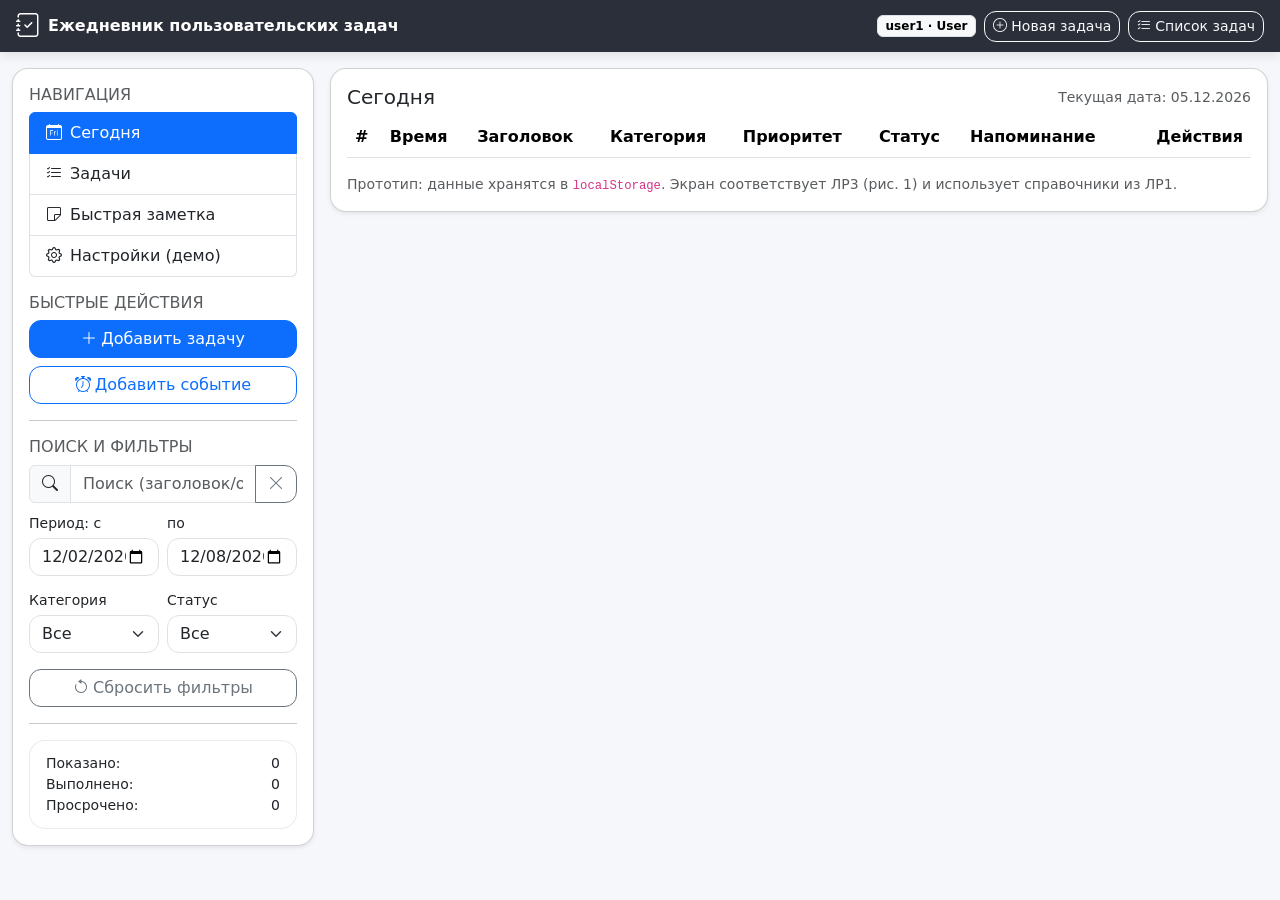
<file: index.html>
<!DOCTYPE html>
<html lang="ru">
<head>
  <meta charset="UTF-8" />
  <meta name="viewport" content="width=device-width, initial-scale=1.0" />
  <link href="https://cdn.jsdelivr.net/npm/bootstrap@5.3.3/dist/css/bootstrap.min.css" rel="stylesheet"/>
  <link href="https://cdn.jsdelivr.net/npm/bootstrap-icons@1.11.3/font/bootstrap-icons.css" rel="stylesheet"/>
  <link rel="stylesheet" href="src/style.css" />
  <title>Ежедневник — Сегодня</title>
</head>
<body>
  <header class="app-header py-2 px-3 d-flex align-items-center justify-content-between">
    <div class="d-flex align-items-center gap-2">
      <i class="bi bi-journal-check fs-4"></i>
      <span class="fw-semibold">Ежедневник пользовательских задач</span>
    </div>
    <div class="d-flex align-items-center gap-2">
      <span class="badge text-bg-light border" id="whoami"></span>
      <a class="btn btn-sm btn-outline-light" href="task.html"><i class="bi bi-plus-circle me-1"></i>Новая задача</a>
      <a class="btn btn-sm btn-outline-light" href="tasks.html"><i class="bi bi-list-check me-1"></i>Список задач</a>
    </div>
  </header>

  <main class="container-fluid my-3">
    <div class="row g-3">
      <aside class="col-12 col-xl-3">
        <div class="card shadow-sm">
          <div class="card-body">
            <h6 class="text-uppercase text-muted mb-2">Навигация</h6>
            <div class="list-group mb-3">
              <a class="list-group-item list-group-item-action active" href="today.html"><i class="bi bi-calendar-day me-2"></i>Сегодня</a>
              <a class="list-group-item list-group-item-action" href="tasks.html"><i class="bi bi-list-check me-2"></i>Задачи</a>
              <button class="list-group-item list-group-item-action" id="btnNotes"><i class="bi bi-sticky me-2"></i>Быстрая заметка</button>
              <button class="list-group-item list-group-item-action" id="btnSettings"><i class="bi bi-gear me-2"></i>Настройки (демо)</button>
            </div>

            <h6 class="text-uppercase text-muted mb-2">Быстрые действия</h6>
            <div class="d-grid gap-2">
              <a class="btn btn-primary" href="task.html"><i class="bi bi-plus-lg me-1"></i>Добавить задачу</a>
              <a class="btn btn-outline-primary" href="task.html?kind=event"><i class="bi bi-alarm me-1"></i>Добавить событие</a>
            </div>

            <hr/>

            <h6 class="text-uppercase text-muted mb-2">Поиск и фильтры</h6>

            <div class="input-group mb-2">
              <span class="input-group-text"><i class="bi bi-search"></i></span>
              <input class="form-control" id="q" placeholder="Поиск (заголовок/описание)" />
              <button class="btn btn-outline-secondary" id="btnResetQ" title="Сброс"><i class="bi bi-x-lg"></i></button>
            </div>

            <div class="row g-2">
              <div class="col-6">
                <label class="form-label small mb-1">Период: с</label>
                <input class="form-control" type="date" id="dFrom">
              </div>
              <div class="col-6">
                <label class="form-label small mb-1">по</label>
                <input class="form-control" type="date" id="dTo">
              </div>
            </div>

            <div class="row g-2 mt-1">
              <div class="col-6">
                <label class="form-label small mb-1">Категория</label>
                <select class="form-select" id="fltCat"><option value="">Все</option></select>
              </div>
              <div class="col-6">
                <label class="form-label small mb-1">Статус</label>
                <select class="form-select" id="fltStatus"><option value="">Все</option></select>
              </div>
            </div>

            <div class="d-grid mt-3">
              <button class="btn btn-outline-secondary" id="btnResetFilters">
                <i class="bi bi-arrow-counterclockwise me-1"></i>Сбросить фильтры
              </button>
            </div>

            <hr/>
            <div class="kpi small">
              <div class="d-flex justify-content-between"><span>Показано:</span><span id="kpiCount">0</span></div>
              <div class="d-flex justify-content-between"><span>Выполнено:</span><span id="kpiDone">0</span></div>
              <div class="d-flex justify-content-between"><span>Просрочено:</span><span id="kpiOverdue">0</span></div>
            </div>
          </div>
        </div>
      </aside>

      <section class="col-12 col-xl-9">
        <div class="card shadow-sm">
          <div class="card-body">
            <div class="d-flex flex-wrap justify-content-between align-items-center gap-2 mb-2">
              <h5 class="mb-0">Сегодня</h5>
              <div class="small text-muted" id="todayLabel"></div>
            </div>

            <div class="table-responsive">
              <table class="table table-hover align-middle">
                <thead>
                  <tr>
                    <th>#</th>
                    <th>Время</th>
                    <th>Заголовок</th>
                    <th>Категория</th>
                    <th>Приоритет</th>
                    <th>Статус</th>
                    <th>Напоминание</th>
                    <th class="text-end">Действия</th>
                  </tr>
                </thead>
                <tbody id="tbl"></tbody>
              </table>
            </div>

            <div class="small text-muted" id="hint">
              Прототип: данные хранятся в <code>localStorage</code>. Экран соответствует ЛР3 (рис. 1) и использует справочники из ЛР1.
            </div>
          </div>
        </div>
      </section>
    </div>
  </main>

  <!-- Quick note modal -->
  <div class="modal fade" id="noteModal" tabindex="-1" aria-hidden="true">
    <div class="modal-dialog">
      <div class="modal-content">
        <div class="modal-header">
          <h5 class="modal-title">Быстрая заметка</h5>
          <button type="button" class="btn-close" data-bs-dismiss="modal" aria-label="Close"></button>
        </div>
        <div class="modal-body">
          <textarea class="form-control" id="noteText" rows="6" placeholder="Текст заметки..."></textarea>
          <div class="form-text">Сохраняется локально (демо).</div>
        </div>
        <div class="modal-footer">
          <button class="btn btn-outline-secondary" data-bs-dismiss="modal">Закрыть</button>
          <button class="btn btn-primary" id="btnSaveNote"><i class="bi bi-check2 me-1"></i>Сохранить</button>
        </div>
      </div>
    </div>
  </div>

  <!-- Settings modal -->
  <div class="modal fade" id="settingsModal" tabindex="-1" aria-hidden="true">
    <div class="modal-dialog">
      <div class="modal-content">
        <div class="modal-header">
          <h5 class="modal-title">Настройки (демо)</h5>
          <button type="button" class="btn-close" data-bs-dismiss="modal" aria-label="Close"></button>
        </div>
        <div class="modal-body">
          <label class="form-label">Пользователь (для демонстрации)</label>
          <select class="form-select" id="userSelect"></select>
          <div class="form-text">Меняет отображаемый логин в шапке. Авторизация в ЛР4 не требуется.</div>
        </div>
        <div class="modal-footer">
          <button class="btn btn-outline-secondary" data-bs-dismiss="modal">Отмена</button>
          <button class="btn btn-primary" id="btnApplyUser"><i class="bi bi-check2 me-1"></i>Применить</button>
        </div>
      </div>
    </div>
  </div>

  <script src="https://cdn.jsdelivr.net/npm/bootstrap@5.3.3/dist/js/bootstrap.bundle.min.js"></script>
  <script src="src/common.js"></script>
  <script src="src/today.js"></script>
</body>
</html>
</file>
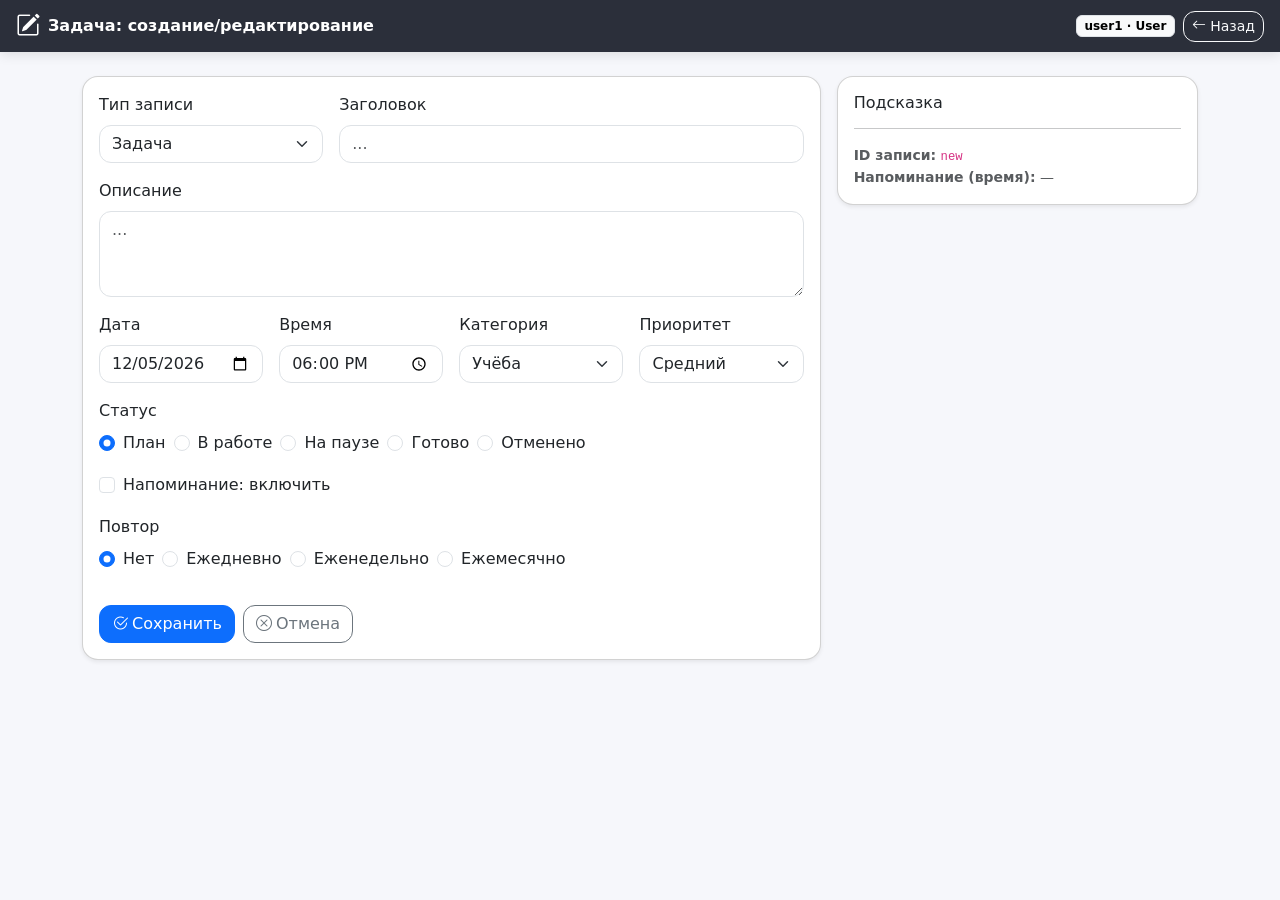
<file: task.html>
<!DOCTYPE html>
<html lang="ru">
<head>
  <meta charset="UTF-8" />
  <meta name="viewport" content="width=device-width, initial-scale=1.0" />
  <link href="https://cdn.jsdelivr.net/npm/bootstrap@5.3.3/dist/css/bootstrap.min.css" rel="stylesheet"/>
  <link href="https://cdn.jsdelivr.net/npm/bootstrap-icons@1.11.3/font/bootstrap-icons.css" rel="stylesheet"/>
  <link rel="stylesheet" href="src/style.css" />
  <title>Ежедневник — Задача</title>
</head>
<body>
  <header class="app-header py-2 px-3 d-flex align-items-center justify-content-between">
    <div class="d-flex align-items-center gap-2">
      <i class="bi bi-pencil-square fs-4"></i>
      <span class="fw-semibold" id="hdrTitle">Задача: создание/редактирование</span>
    </div>
    <div class="d-flex align-items-center gap-2">
      <span class="badge text-bg-light border" id="whoami"></span>
      <a class="btn btn-sm btn-outline-light" href="tasks.html"><i class="bi bi-arrow-left me-1"></i>Назад</a>
    </div>
  </header>

  <main class="container my-4">
    <div class="row g-3">
      <div class="col-12 col-lg-8">
        <div class="card shadow-sm">
          <div class="card-body">
            <form id="form" class="row g-3">
              <div class="col-12 col-md-4">
                <label class="form-label">Тип записи</label>
                <select class="form-select" id="kind">
                  <option value="task">Задача</option>
                  <option value="event">Событие</option>
                </select>
              </div>

              <div class="col-12 col-md-8">
                <label class="form-label">Заголовок</label>
                <input class="form-control" id="title" placeholder="..." />
                <div class="invalid-feedback">Укажите заголовок (минимум 2 символа).</div>
              </div>

              <div class="col-12">
                <label class="form-label">Описание</label>
                <textarea class="form-control" id="desc" rows="3" placeholder="..."></textarea>
              </div>

              <div class="col-12 col-md-3">
                <label class="form-label">Дата</label>
                <input class="form-control" type="date" id="date" />
                <div class="invalid-feedback">Выберите дату.</div>
              </div>

              <div class="col-12 col-md-3">
                <label class="form-label">Время</label>
                <input class="form-control" type="time" id="time" />
              </div>

              <div class="col-12 col-md-3">
                <label class="form-label">Категория</label>
                <select class="form-select" id="category"></select>
              </div>

              <div class="col-12 col-md-3">
                <label class="form-label">Приоритет</label>
                <select class="form-select" id="priority"></select>
              </div>

              <div class="col-12">
                <label class="form-label">Статус</label>
                <div class="d-flex flex-wrap gap-2" id="statusRadios"></div>
              </div>

              <div class="col-12">
                <div class="form-check">
                  <input class="form-check-input" type="checkbox" id="remOn">
                  <label class="form-check-label" for="remOn">Напоминание: включить</label>
                </div>
              </div>

              <div class="col-12 col-md-4" id="remMinutesWrap">
                <label class="form-label">За (мин.)</label>
                <input class="form-control" type="number" min="1" max="1440" step="1" id="remMinutes" value="15" />
              </div>

              <div class="col-12">
                <label class="form-label">Повтор</label>
                <div class="d-flex flex-wrap gap-2">
                  <div class="form-check">
                    <input class="form-check-input" type="radio" name="repeat" id="repNone" value="none" checked>
                    <label class="form-check-label" for="repNone">Нет</label>
                  </div>
                  <div class="form-check">
                    <input class="form-check-input" type="radio" name="repeat" id="repDay" value="daily">
                    <label class="form-check-label" for="repDay">Ежедневно</label>
                  </div>
                  <div class="form-check">
                    <input class="form-check-input" type="radio" name="repeat" id="repWeek" value="weekly">
                    <label class="form-check-label" for="repWeek">Еженедельно</label>
                  </div>
                  <div class="form-check">
                    <input class="form-check-input" type="radio" name="repeat" id="repMonth" value="monthly">
                    <label class="form-check-label" for="repMonth">Ежемесячно</label>
                  </div>
                </div>
              </div>

              <div class="col-12">
                <div class="alert alert-danger d-none" id="err"></div>
              </div>

              <div class="col-12 d-flex flex-wrap gap-2">
                <button class="btn btn-primary" type="submit" id="btnSave"><i class="bi bi-check2-circle me-1"></i>Сохранить</button>
                <a class="btn btn-outline-secondary" href="tasks.html"><i class="bi bi-x-circle me-1"></i>Отмена</a>
                <button class="btn btn-outline-danger ms-auto" type="button" id="btnDelete"><i class="bi bi-trash me-1"></i>Удалить</button>
              </div>
            </form>
          </div>
        </div>
      </div>

      <div class="col-12 col-lg-4">
        <div class="card shadow-sm">
          <div class="card-body">
            <h6 class="mb-2">Подсказка</h6>
            <hr/>
            <div class="small text-muted">
              <div><span class="fw-semibold">ID записи:</span> <code id="idLabel">new</code></div>
              <div><span class="fw-semibold">Напоминание (время):</span> <span id="remAt">—</span></div>
            </div>
          </div>
        </div>
      </div>

    </div>
  </main>

  <script src="https://cdn.jsdelivr.net/npm/bootstrap@5.3.3/dist/js/bootstrap.bundle.min.js"></script>
  <script src="src/common.js"></script>
  <script src="src/task.js"></script>
</body>
</html>
</file>
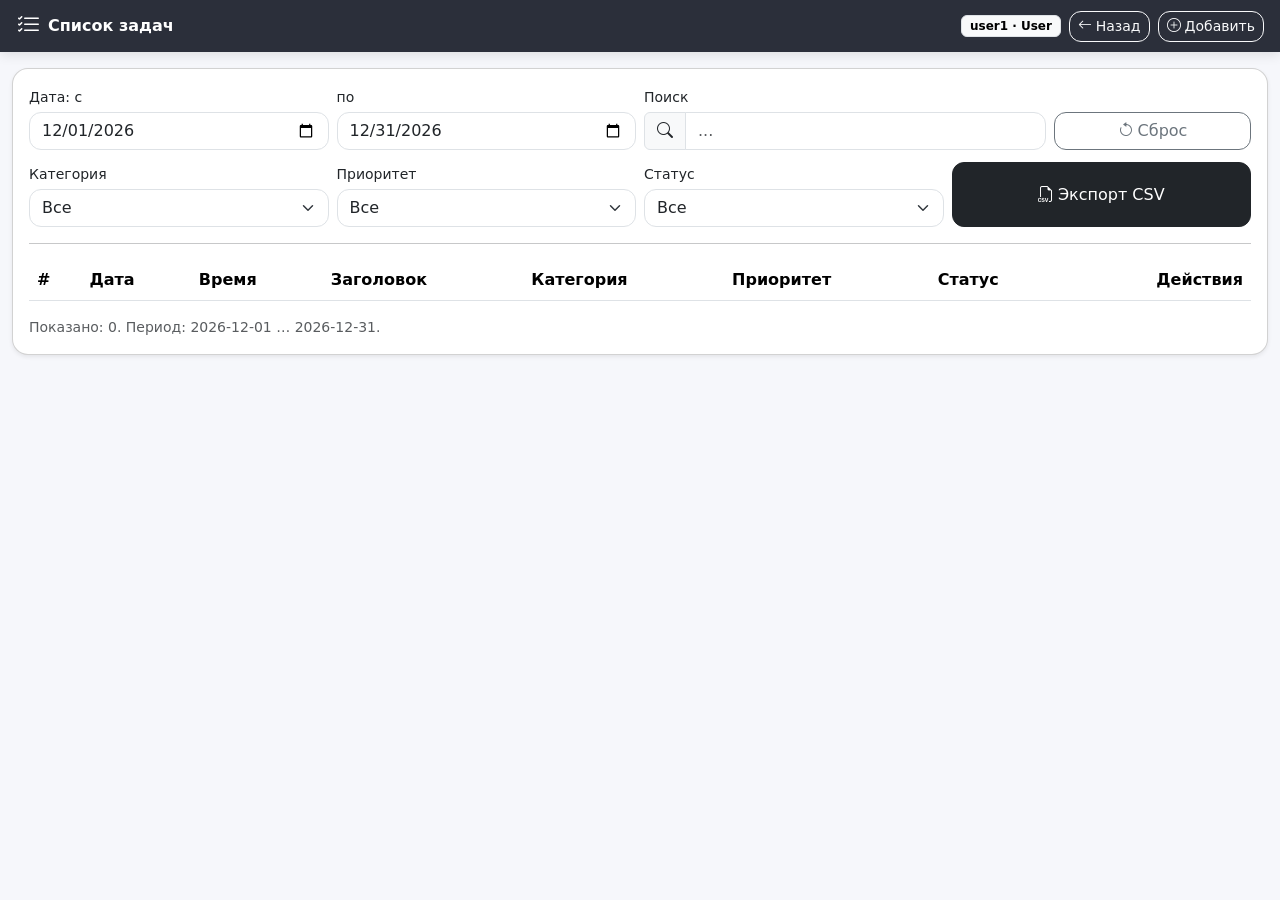
<file: tasks.html>
<!DOCTYPE html>
<html lang="ru">
<head>
  <meta charset="UTF-8" />
  <meta name="viewport" content="width=device-width, initial-scale=1.0" />
  <link href="https://cdn.jsdelivr.net/npm/bootstrap@5.3.3/dist/css/bootstrap.min.css" rel="stylesheet"/>
  <link href="https://cdn.jsdelivr.net/npm/bootstrap-icons@1.11.3/font/bootstrap-icons.css" rel="stylesheet"/>
  <link rel="stylesheet" href="src/style.css" />
  <title>Ежедневник — Список задач</title>
</head>
<body>
  <header class="app-header py-2 px-3 d-flex align-items-center justify-content-between">
    <div class="d-flex align-items-center gap-2">
      <i class="bi bi-list-check fs-4"></i>
      <span class="fw-semibold">Список задач</span>
    </div>
    <div class="d-flex align-items-center gap-2">
      <span class="badge text-bg-light border" id="whoami"></span>
      <a class="btn btn-sm btn-outline-light" href="today.html"><i class="bi bi-arrow-left me-1"></i>Назад</a>
      <a class="btn btn-sm btn-outline-light" href="task.html"><i class="bi bi-plus-circle me-1"></i>Добавить</a>
    </div>
  </header>

  <main class="container-fluid my-3">
    <div class="card shadow-sm">
      <div class="card-body">
        <div class="row g-2 align-items-end">
          <div class="col-12 col-md-3">
            <label class="form-label small mb-1">Дата: с</label>
            <input class="form-control" type="date" id="dFrom">
          </div>
          <div class="col-12 col-md-3">
            <label class="form-label small mb-1">по</label>
            <input class="form-control" type="date" id="dTo">
          </div>
          <div class="col-12 col-md-4">
            <label class="form-label small mb-1">Поиск</label>
            <div class="input-group">
              <span class="input-group-text"><i class="bi bi-search"></i></span>
              <input class="form-control" id="q" placeholder="..." />
            </div>
          </div>
          <div class="col-12 col-md-2 d-grid">
            <button class="btn btn-outline-secondary" id="btnReset"><i class="bi bi-arrow-counterclockwise me-1"></i>Сброс</button>
          </div>
        </div>

        <div class="row g-2 mt-1">
          <div class="col-12 col-md-3">
            <label class="form-label small mb-1">Категория</label>
            <select class="form-select" id="fltCat"><option value="">Все</option></select>
          </div>
          <div class="col-12 col-md-3">
            <label class="form-label small mb-1">Приоритет</label>
            <select class="form-select" id="fltPr"><option value="">Все</option></select>
          </div>
          <div class="col-12 col-md-3">
            <label class="form-label small mb-1">Статус</label>
            <select class="form-select" id="fltSt"><option value="">Все</option></select>
          </div>
          <div class="col-12 col-md-3 d-grid">
            <button class="btn btn-dark" id="btnExport"><i class="bi bi-filetype-csv me-1"></i>Экспорт CSV</button>
          </div>
        </div>

        <hr/>

        <div class="table-responsive">
          <table class="table table-hover align-middle">
            <thead>
              <tr>
                <th>#</th><th>Дата</th><th>Время</th><th>Заголовок</th><th>Категория</th><th>Приоритет</th><th>Статус</th><th class="text-end">Действия</th>
              </tr>
            </thead>
            <tbody id="tbl"></tbody>
          </table>
        </div>

        <div class="small text-muted" id="stats"></div>
      </div>
    </div>
  </main>

  <script src="https://cdn.jsdelivr.net/npm/bootstrap@5.3.3/dist/js/bootstrap.bundle.min.js"></script>
  <script src="src/common.js"></script>
  <script src="src/tasks.js"></script>
</body>
</html>
</file>
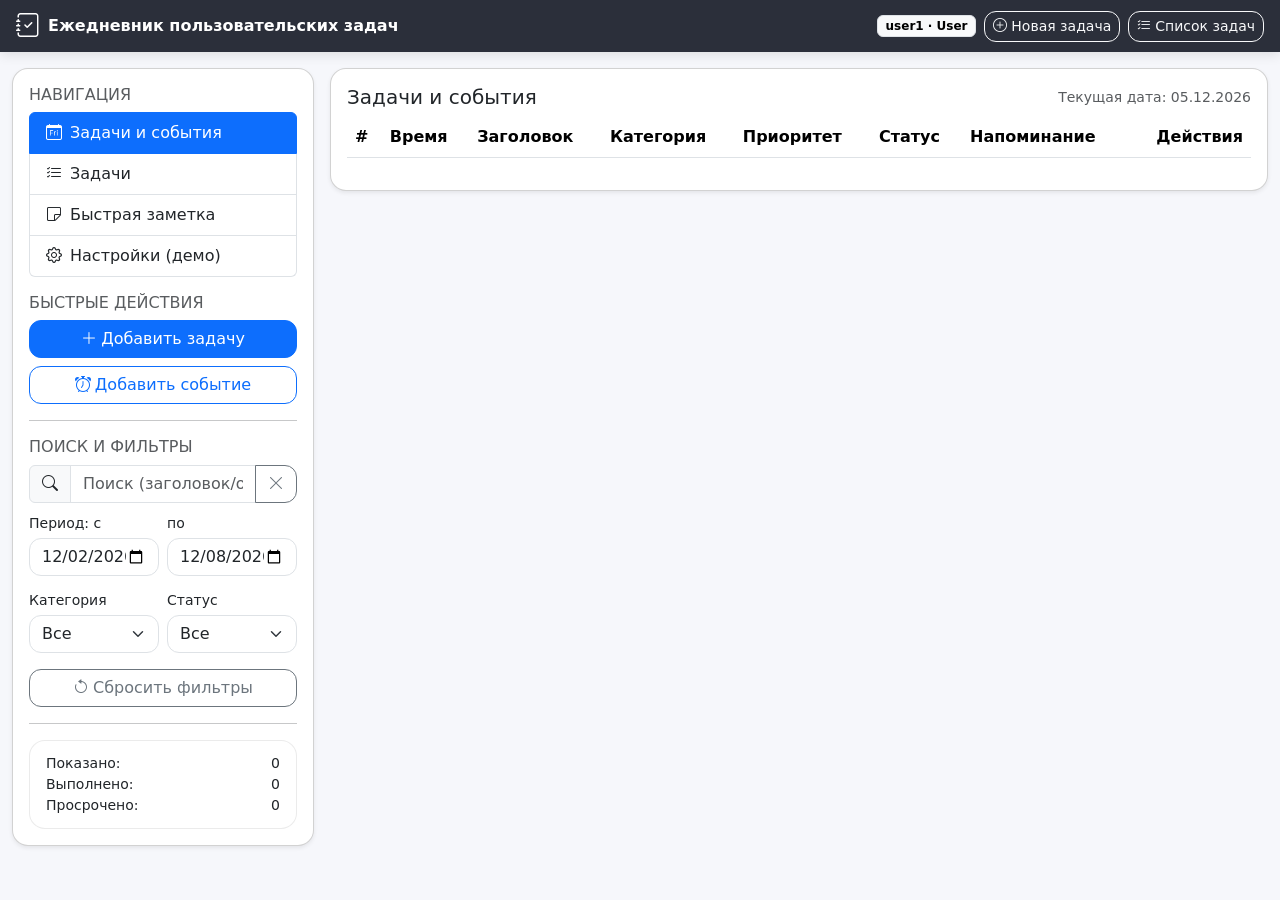
<file: today.html>
<!DOCTYPE html>
<html lang="ru">
<head>
  <meta charset="UTF-8" />
  <meta name="viewport" content="width=device-width, initial-scale=1.0" />
  <link href="https://cdn.jsdelivr.net/npm/bootstrap@5.3.3/dist/css/bootstrap.min.css" rel="stylesheet"/>
  <link href="https://cdn.jsdelivr.net/npm/bootstrap-icons@1.11.3/font/bootstrap-icons.css" rel="stylesheet"/>
  <link rel="stylesheet" href="src/style.css" />
  <title>Ежедневник</title>
</head>
<body>
  <header class="app-header py-2 px-3 d-flex align-items-center justify-content-between">
    <div class="d-flex align-items-center gap-2">
      <i class="bi bi-journal-check fs-4"></i>
      <span class="fw-semibold">Ежедневник пользовательских задач</span>
    </div>
    <div class="d-flex align-items-center gap-2">
      <span class="badge text-bg-light border" id="whoami"></span>
      <a class="btn btn-sm btn-outline-light" href="task.html"><i class="bi bi-plus-circle me-1"></i>Новая задача</a>
      <a class="btn btn-sm btn-outline-light" href="tasks.html"><i class="bi bi-list-check me-1"></i>Список задач</a>
    </div>
  </header>

  <main class="container-fluid my-3">
    <div class="row g-3">
      <aside class="col-12 col-xl-3">
        <div class="card shadow-sm">
          <div class="card-body">
            <h6 class="text-uppercase text-muted mb-2">Навигация</h6>
            <div class="list-group mb-3">
              <a class="list-group-item list-group-item-action active" href="today.html"><i class="bi bi-calendar-day me-2"></i>Задачи и события</a>
              <a class="list-group-item list-group-item-action" href="tasks.html"><i class="bi bi-list-check me-2"></i>Задачи</a>
              <button class="list-group-item list-group-item-action" id="btnNotes"><i class="bi bi-sticky me-2"></i>Быстрая заметка</button>
              <button class="list-group-item list-group-item-action" id="btnSettings"><i class="bi bi-gear me-2"></i>Настройки (демо)</button>
            </div>

            <h6 class="text-uppercase text-muted mb-2">Быстрые действия</h6>
            <div class="d-grid gap-2">
              <a class="btn btn-primary" href="task.html"><i class="bi bi-plus-lg me-1"></i>Добавить задачу</a>
              <a class="btn btn-outline-primary" href="task.html?kind=event"><i class="bi bi-alarm me-1"></i>Добавить событие</a>
            </div>

            <hr/>

            <h6 class="text-uppercase text-muted mb-2">Поиск и фильтры</h6>

            <div class="input-group mb-2">
              <span class="input-group-text"><i class="bi bi-search"></i></span>
              <input class="form-control" id="q" placeholder="Поиск (заголовок/описание)" />
              <button class="btn btn-outline-secondary" id="btnResetQ" title="Сброс"><i class="bi bi-x-lg"></i></button>
            </div>

            <div class="row g-2">
              <div class="col-6">
                <label class="form-label small mb-1">Период: с</label>
                <input class="form-control" type="date" id="dFrom">
              </div>
              <div class="col-6">
                <label class="form-label small mb-1">по</label>
                <input class="form-control" type="date" id="dTo">
              </div>
            </div>

            <div class="row g-2 mt-1">
              <div class="col-6">
                <label class="form-label small mb-1">Категория</label>
                <select class="form-select" id="fltCat"><option value="">Все</option></select>
              </div>
              <div class="col-6">
                <label class="form-label small mb-1">Статус</label>
                <select class="form-select" id="fltStatus"><option value="">Все</option></select>
              </div>
            </div>

            <div class="d-grid mt-3">
              <button class="btn btn-outline-secondary" id="btnResetFilters">
                <i class="bi bi-arrow-counterclockwise me-1"></i>Сбросить фильтры
              </button>
            </div>

            <hr/>
            <div class="kpi small">
              <div class="d-flex justify-content-between"><span>Показано:</span><span id="kpiCount">0</span></div>
              <div class="d-flex justify-content-between"><span>Выполнено:</span><span id="kpiDone">0</span></div>
              <div class="d-flex justify-content-between"><span>Просрочено:</span><span id="kpiOverdue">0</span></div>
            </div>
          </div>
        </div>
      </aside>

      <section class="col-12 col-xl-9">
        <div class="card shadow-sm">
          <div class="card-body">
            <div class="d-flex flex-wrap justify-content-between align-items-center gap-2 mb-2">
              <h5 class="mb-0">Задачи и события</h5>
              <div class="small text-muted" id="todayLabel"></div>
            </div>

            <div class="table-responsive">
              <table class="table table-hover align-middle">
                <thead>
                  <tr>
                    <th>#</th>
                    <th>Время</th>
                    <th>Заголовок</th>
                    <th>Категория</th>
                    <th>Приоритет</th>
                    <th>Статус</th>
                    <th>Напоминание</th>
                    <th class="text-end">Действия</th>
                  </tr>
                </thead>
                <tbody id="tbl"></tbody>
              </table>
            </div>

          </div>
        </div>
      </section>
    </div>
  </main>

  <!-- Quick note modal -->
  <div class="modal fade" id="noteModal" tabindex="-1" aria-hidden="true">
    <div class="modal-dialog">
      <div class="modal-content">
        <div class="modal-header">
          <h5 class="modal-title">Быстрая заметка</h5>
          <button type="button" class="btn-close" data-bs-dismiss="modal" aria-label="Close"></button>
        </div>
        <div class="modal-body">
          <textarea class="form-control" id="noteText" rows="6" placeholder="Текст заметки..."></textarea>
        <div class="modal-footer">
          <button class="btn btn-outline-secondary" data-bs-dismiss="modal">Закрыть</button>
          <button class="btn btn-primary" id="btnSaveNote"><i class="bi bi-check2 me-1"></i>Сохранить</button>
        </div>
      </div>
    </div>
  </div>

    <!-- Settings modal -->
  <div class="modal fade" id="settingsModal" tabindex="-1" aria-hidden="true">
    <div class="modal-dialog">
      <div class="modal-content">
        <div class="modal-header">
          <h5 class="modal-title">Настройки (демо)</h5>
          <button type="button" class="btn-close" data-bs-dismiss="modal" aria-label="Close"></button>
        </div>
        <div class="modal-body">
          <label class="form-label">Пользователь (для демонстрации)</label>
          <select class="form-select" id="userSelect"></select>
          <div class="form-text">.</div>
        </div>
        <div class="modal-footer">
          <button class="btn btn-outline-secondary" data-bs-dismiss="modal">Отмена</button>
          <button class="btn btn-primary" id="btnApplyUser"><i class="bi bi-check2 me-1"></i>Применить</button>
        </div>
      </div>
    </div>
  </div>


  <script src="https://cdn.jsdelivr.net/npm/bootstrap@5.3.3/dist/js/bootstrap.bundle.min.js"></script>
  <script src="src/common.js"></script>
  <script src="src/today.js"></script>
</body>
</html>
</file>
<file: src/style.css>
:root{
  --app-header-bg: #2b2f3a;
}
body{ background:#f6f7fb; }
.app-header{
  background: var(--app-header-bg);
  color:#fff;
  box-shadow: 0 2px 12px rgba(0,0,0,.12);
}
.card{ border-radius: 1rem; }
.btn, .form-control, .form-select{ border-radius: .75rem; }
.table thead th{ white-space: nowrap; }
.text-truncate-2{
  display: -webkit-box;
  -webkit-line-clamp: 2;
  -webkit-box-orient: vertical;
  overflow: hidden;
}
.kpi{
  background:#fff;
  border:1px solid rgba(0,0,0,.08);
  border-radius: 1rem;
  padding: .75rem 1rem;
}
</file>
